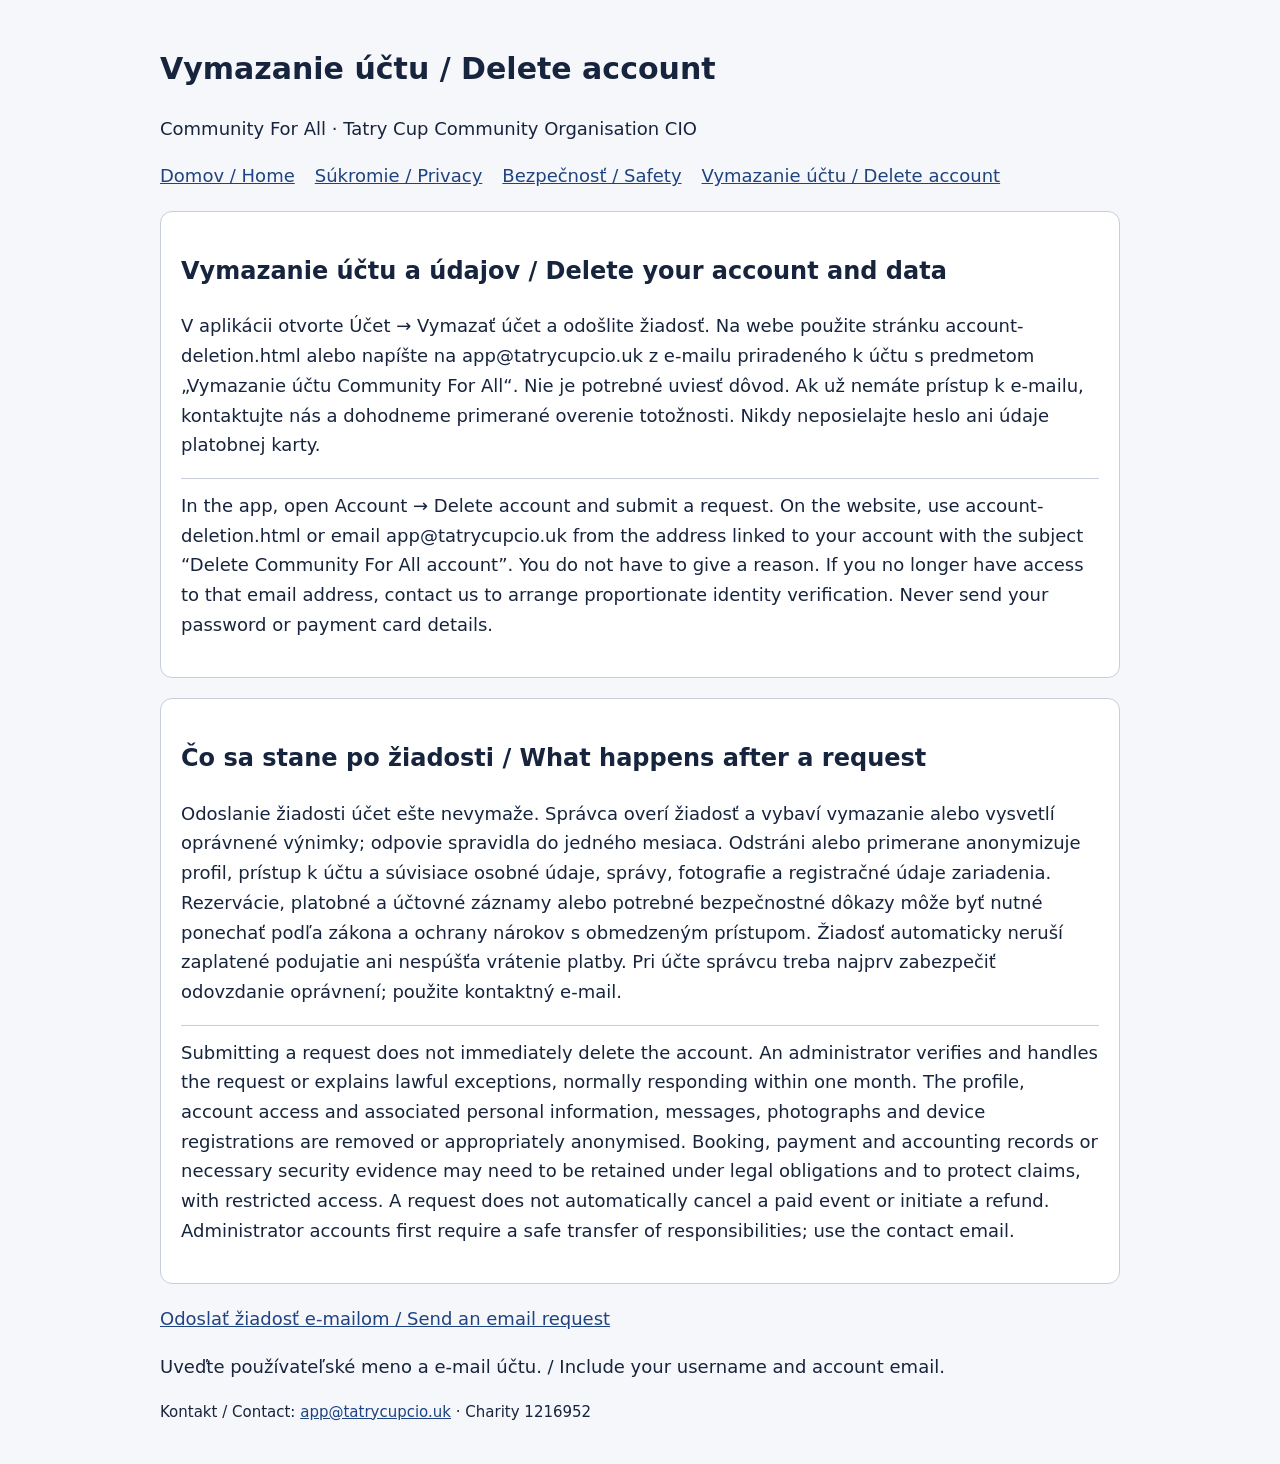
<file: account-deletion.html>
<!doctype html><html lang="sk"><head><meta charset="utf-8"><meta name="viewport" content="width=device-width,initial-scale=1"><title>Vymazanie účtu / Delete account – Community For All</title><style>body{margin:0;background:#f6f7fb;color:#17243d;font:18px/1.65 system-ui,sans-serif}main{max-width:960px;margin:auto;padding:24px}h1{font-size:30px}h2{font-size:24px;color:#17243d}article{background:white;border:1px solid #c7ceda;border-radius:12px;padding:20px;margin:20px 0}a{color:#1e4382}nav{display:flex;gap:20px;flex-wrap:wrap}.en{border-top:1px solid #c7ceda;padding-top:12px}footer{font-size:15px}a:focus{outline:3px solid #ea8c23}</style></head><body><main><h1>Vymazanie účtu / Delete account</h1><p>Community For All · Tatry Cup Community Organisation CIO</p><nav><a href="/">Domov / Home</a><a href="privacy.html">Súkromie / Privacy</a><a href="community-safety.html">Bezpečnosť / Safety</a><a href="account-deletion.html">Vymazanie účtu / Delete account</a></nav><article><h2>Vymazanie účtu a údajov / Delete your account and data</h2><p>V aplikácii otvorte Účet → Vymazať účet a odošlite žiadosť. Na webe použite stránku account-deletion.html alebo napíšte na app@tatrycupcio.uk z e-mailu priradeného k účtu s predmetom „Vymazanie účtu Community For All“. Nie je potrebné uviesť dôvod. Ak už nemáte prístup k e-mailu, kontaktujte nás a dohodneme primerané overenie totožnosti. Nikdy neposielajte heslo ani údaje platobnej karty.</p><p lang="en" class="en">In the app, open Account → Delete account and submit a request. On the website, use account-deletion.html or email app@tatrycupcio.uk from the address linked to your account with the subject “Delete Community For All account”. You do not have to give a reason. If you no longer have access to that email address, contact us to arrange proportionate identity verification. Never send your password or payment card details.</p></article><article><h2>Čo sa stane po žiadosti / What happens after a request</h2><p>Odoslanie žiadosti účet ešte nevymaže. Správca overí žiadosť a vybaví vymazanie alebo vysvetlí oprávnené výnimky; odpovie spravidla do jedného mesiaca. Odstráni alebo primerane anonymizuje profil, prístup k účtu a súvisiace osobné údaje, správy, fotografie a registračné údaje zariadenia. Rezervácie, platobné a účtovné záznamy alebo potrebné bezpečnostné dôkazy môže byť nutné ponechať podľa zákona a ochrany nárokov s obmedzeným prístupom. Žiadosť automaticky neruší zaplatené podujatie ani nespúšťa vrátenie platby. Pri účte správcu treba najprv zabezpečiť odovzdanie oprávnení; použite kontaktný e-mail.</p><p lang="en" class="en">Submitting a request does not immediately delete the account. An administrator verifies and handles the request or explains lawful exceptions, normally responding within one month. The profile, account access and associated personal information, messages, photographs and device registrations are removed or appropriately anonymised. Booking, payment and accounting records or necessary security evidence may need to be retained under legal obligations and to protect claims, with restricted access. A request does not automatically cancel a paid event or initiate a refund. Administrator accounts first require a safe transfer of responsibilities; use the contact email.</p></article><p><a href="mailto:app@tatrycupcio.uk?subject=Delete%20Community%20For%20All%20account">Odoslať žiadosť e-mailom / Send an email request</a></p><p>Uveďte používateľské meno a e-mail účtu. / Include your username and account email.</p><footer><p>Kontakt / Contact: <a href="mailto:app@tatrycupcio.uk">app@tatrycupcio.uk</a> · Charity 1216952</p></footer></main></body></html>
</file>
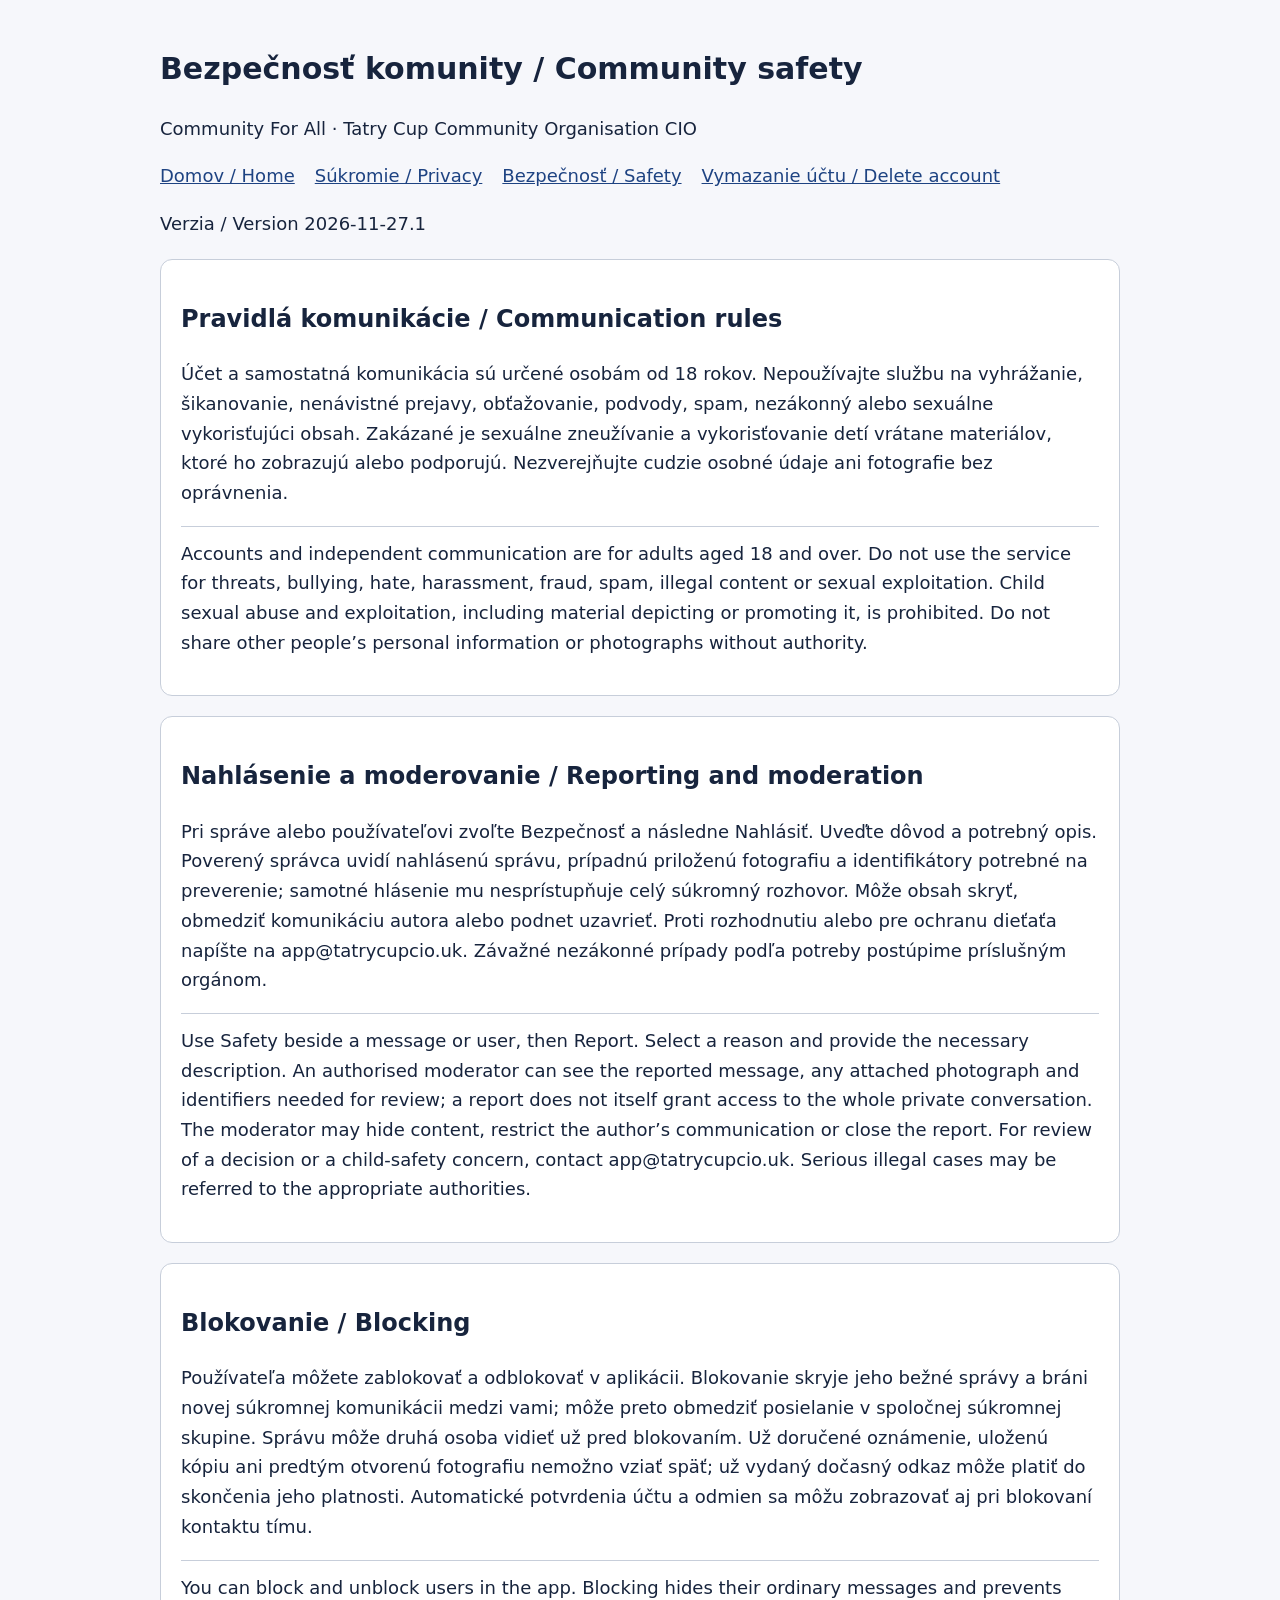
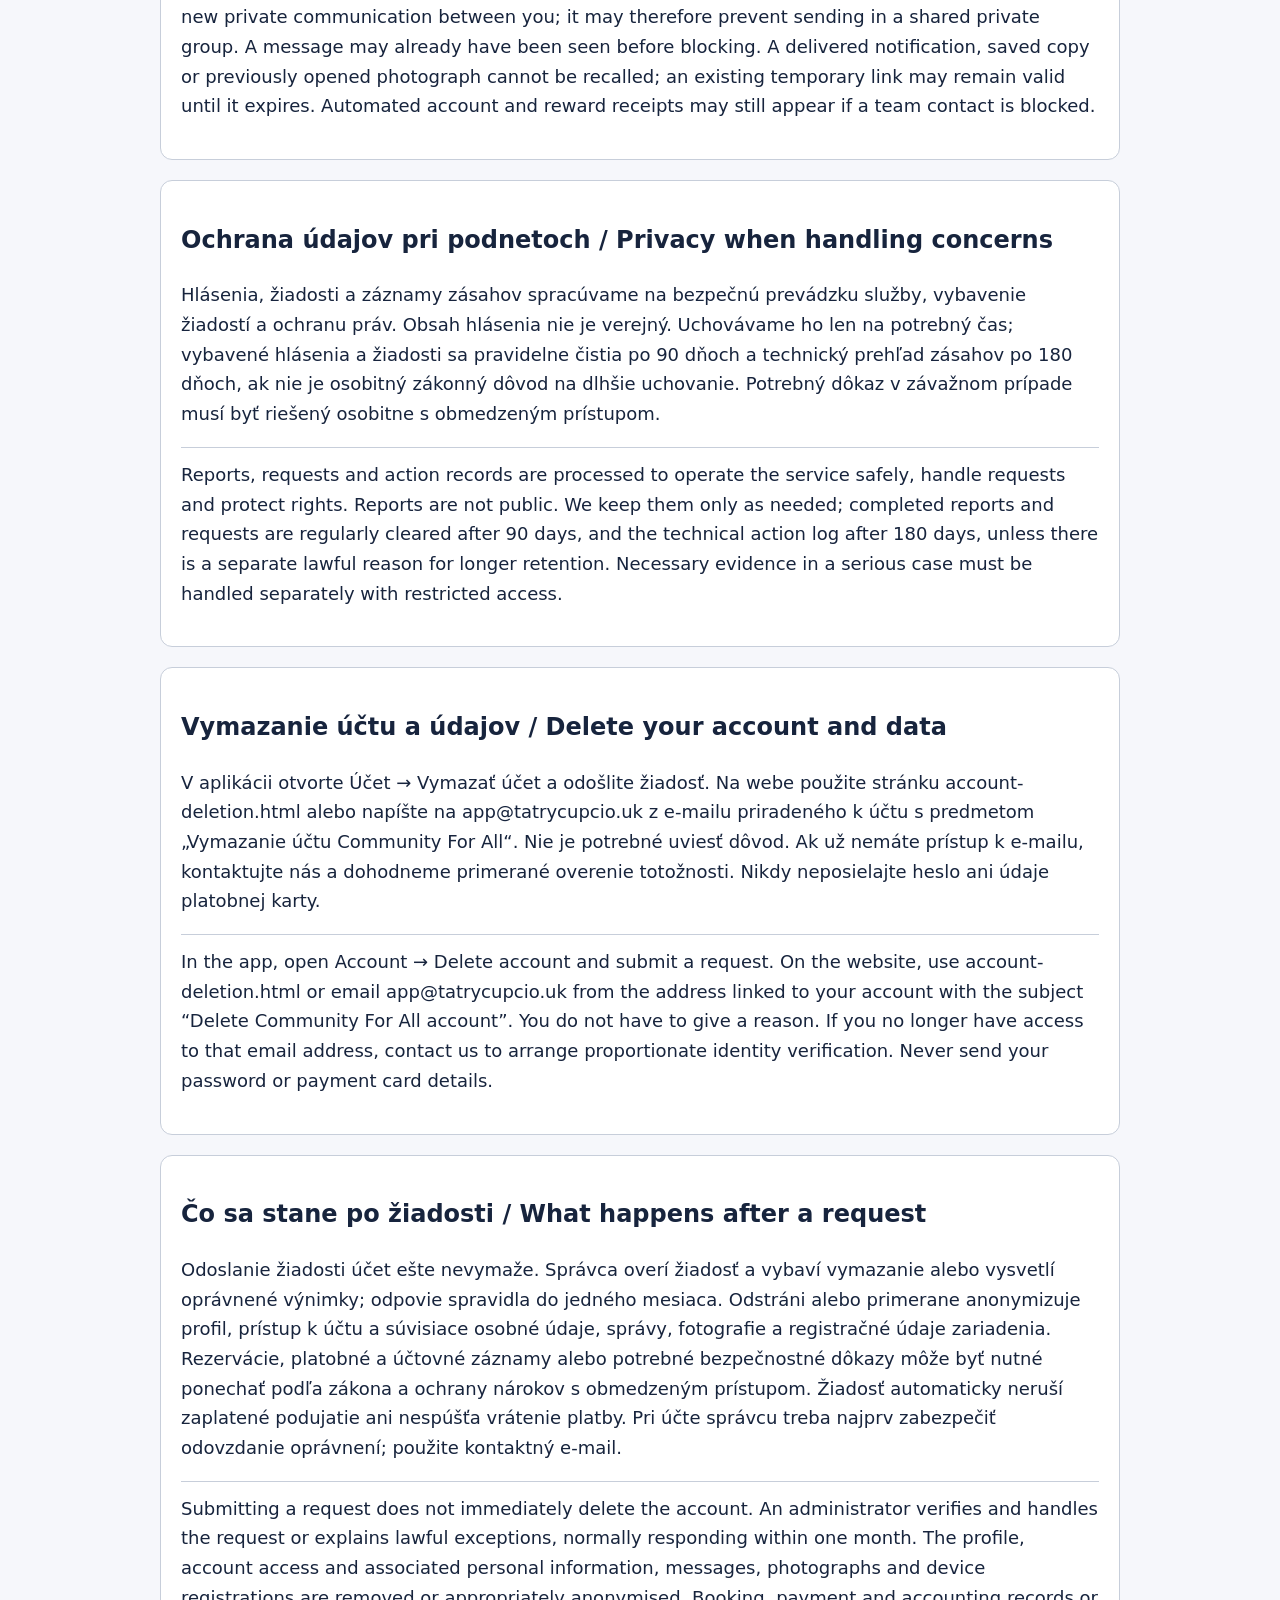
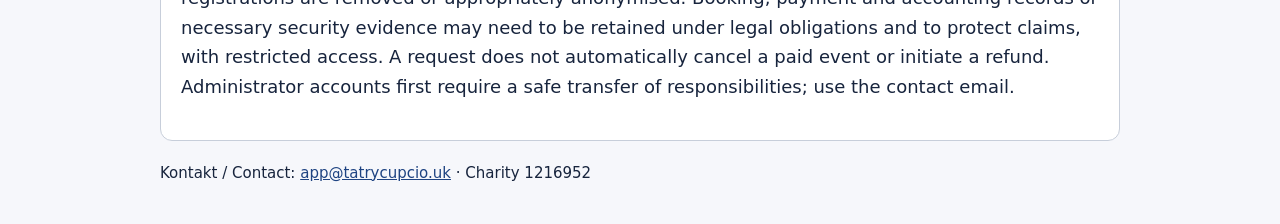
<file: community-safety.html>
<!doctype html><html lang="sk"><head><meta charset="utf-8"><meta name="viewport" content="width=device-width,initial-scale=1"><title>Bezpečnosť komunity / Community safety – Community For All</title><style>body{margin:0;background:#f6f7fb;color:#17243d;font:18px/1.65 system-ui,sans-serif}main{max-width:960px;margin:auto;padding:24px}h1{font-size:30px}h2{font-size:24px;color:#17243d}article{background:white;border:1px solid #c7ceda;border-radius:12px;padding:20px;margin:20px 0}a{color:#1e4382}nav{display:flex;gap:20px;flex-wrap:wrap}.en{border-top:1px solid #c7ceda;padding-top:12px}footer{font-size:15px}a:focus{outline:3px solid #ea8c23}</style></head><body><main><h1>Bezpečnosť komunity / Community safety</h1><p>Community For All · Tatry Cup Community Organisation CIO</p><nav><a href="/">Domov / Home</a><a href="privacy.html">Súkromie / Privacy</a><a href="community-safety.html">Bezpečnosť / Safety</a><a href="account-deletion.html">Vymazanie účtu / Delete account</a></nav><p>Verzia / Version 2026-11-27.1</p><article><h2>Pravidlá komunikácie / Communication rules</h2><p>Účet a samostatná komunikácia sú určené osobám od 18 rokov. Nepoužívajte službu na vyhrážanie, šikanovanie, nenávistné prejavy, obťažovanie, podvody, spam, nezákonný alebo sexuálne vykorisťujúci obsah. Zakázané je sexuálne zneužívanie a vykorisťovanie detí vrátane materiálov, ktoré ho zobrazujú alebo podporujú. Nezverejňujte cudzie osobné údaje ani fotografie bez oprávnenia.</p><p lang="en" class="en">Accounts and independent communication are for adults aged 18 and over. Do not use the service for threats, bullying, hate, harassment, fraud, spam, illegal content or sexual exploitation. Child sexual abuse and exploitation, including material depicting or promoting it, is prohibited. Do not share other people’s personal information or photographs without authority.</p></article><article><h2>Nahlásenie a moderovanie / Reporting and moderation</h2><p>Pri správe alebo používateľovi zvoľte Bezpečnosť a následne Nahlásiť. Uveďte dôvod a potrebný opis. Poverený správca uvidí nahlásenú správu, prípadnú priloženú fotografiu a identifikátory potrebné na preverenie; samotné hlásenie mu nesprístupňuje celý súkromný rozhovor. Môže obsah skryť, obmedziť komunikáciu autora alebo podnet uzavrieť. Proti rozhodnutiu alebo pre ochranu dieťaťa napíšte na app@tatrycupcio.uk. Závažné nezákonné prípady podľa potreby postúpime príslušným orgánom.</p><p lang="en" class="en">Use Safety beside a message or user, then Report. Select a reason and provide the necessary description. An authorised moderator can see the reported message, any attached photograph and identifiers needed for review; a report does not itself grant access to the whole private conversation. The moderator may hide content, restrict the author’s communication or close the report. For review of a decision or a child-safety concern, contact app@tatrycupcio.uk. Serious illegal cases may be referred to the appropriate authorities.</p></article><article><h2>Blokovanie / Blocking</h2><p>Používateľa môžete zablokovať a odblokovať v aplikácii. Blokovanie skryje jeho bežné správy a bráni novej súkromnej komunikácii medzi vami; môže preto obmedziť posielanie v spoločnej súkromnej skupine. Správu môže druhá osoba vidieť už pred blokovaním. Už doručené oznámenie, uloženú kópiu ani predtým otvorenú fotografiu nemožno vziať späť; už vydaný dočasný odkaz môže platiť do skončenia jeho platnosti. Automatické potvrdenia účtu a odmien sa môžu zobrazovať aj pri blokovaní kontaktu tímu.</p><p lang="en" class="en">You can block and unblock users in the app. Blocking hides their ordinary messages and prevents new private communication between you; it may therefore prevent sending in a shared private group. A message may already have been seen before blocking. A delivered notification, saved copy or previously opened photograph cannot be recalled; an existing temporary link may remain valid until it expires. Automated account and reward receipts may still appear if a team contact is blocked.</p></article><article><h2>Ochrana údajov pri podnetoch / Privacy when handling concerns</h2><p>Hlásenia, žiadosti a záznamy zásahov spracúvame na bezpečnú prevádzku služby, vybavenie žiadostí a ochranu práv. Obsah hlásenia nie je verejný. Uchovávame ho len na potrebný čas; vybavené hlásenia a žiadosti sa pravidelne čistia po 90 dňoch a technický prehľad zásahov po 180 dňoch, ak nie je osobitný zákonný dôvod na dlhšie uchovanie. Potrebný dôkaz v závažnom prípade musí byť riešený osobitne s obmedzeným prístupom.</p><p lang="en" class="en">Reports, requests and action records are processed to operate the service safely, handle requests and protect rights. Reports are not public. We keep them only as needed; completed reports and requests are regularly cleared after 90 days, and the technical action log after 180 days, unless there is a separate lawful reason for longer retention. Necessary evidence in a serious case must be handled separately with restricted access.</p></article><article><h2>Vymazanie účtu a údajov / Delete your account and data</h2><p>V aplikácii otvorte Účet → Vymazať účet a odošlite žiadosť. Na webe použite stránku account-deletion.html alebo napíšte na app@tatrycupcio.uk z e-mailu priradeného k účtu s predmetom „Vymazanie účtu Community For All“. Nie je potrebné uviesť dôvod. Ak už nemáte prístup k e-mailu, kontaktujte nás a dohodneme primerané overenie totožnosti. Nikdy neposielajte heslo ani údaje platobnej karty.</p><p lang="en" class="en">In the app, open Account → Delete account and submit a request. On the website, use account-deletion.html or email app@tatrycupcio.uk from the address linked to your account with the subject “Delete Community For All account”. You do not have to give a reason. If you no longer have access to that email address, contact us to arrange proportionate identity verification. Never send your password or payment card details.</p></article><article><h2>Čo sa stane po žiadosti / What happens after a request</h2><p>Odoslanie žiadosti účet ešte nevymaže. Správca overí žiadosť a vybaví vymazanie alebo vysvetlí oprávnené výnimky; odpovie spravidla do jedného mesiaca. Odstráni alebo primerane anonymizuje profil, prístup k účtu a súvisiace osobné údaje, správy, fotografie a registračné údaje zariadenia. Rezervácie, platobné a účtovné záznamy alebo potrebné bezpečnostné dôkazy môže byť nutné ponechať podľa zákona a ochrany nárokov s obmedzeným prístupom. Žiadosť automaticky neruší zaplatené podujatie ani nespúšťa vrátenie platby. Pri účte správcu treba najprv zabezpečiť odovzdanie oprávnení; použite kontaktný e-mail.</p><p lang="en" class="en">Submitting a request does not immediately delete the account. An administrator verifies and handles the request or explains lawful exceptions, normally responding within one month. The profile, account access and associated personal information, messages, photographs and device registrations are removed or appropriately anonymised. Booking, payment and accounting records or necessary security evidence may need to be retained under legal obligations and to protect claims, with restricted access. A request does not automatically cancel a paid event or initiate a refund. Administrator accounts first require a safe transfer of responsibilities; use the contact email.</p></article><footer><p>Kontakt / Contact: <a href="mailto:app@tatrycupcio.uk">app@tatrycupcio.uk</a> · Charity 1216952</p></footer></main></body></html>
</file>
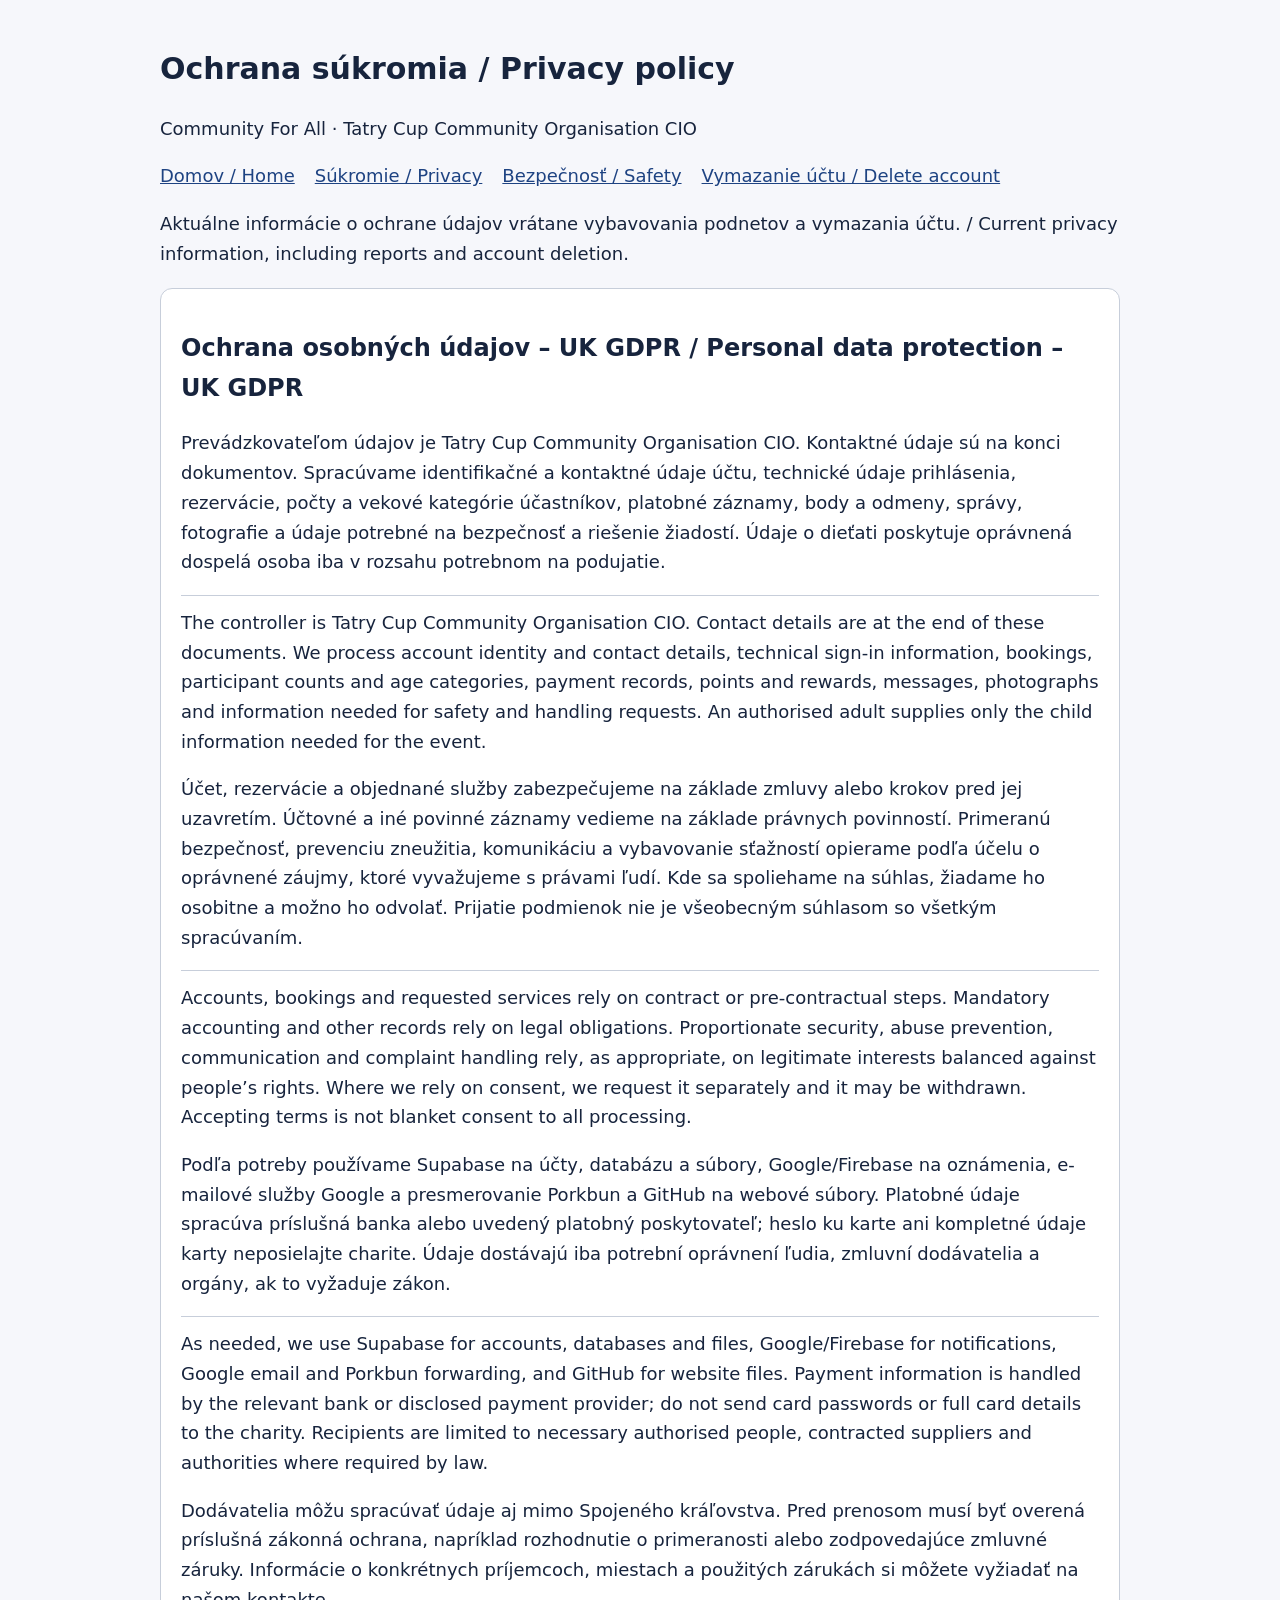
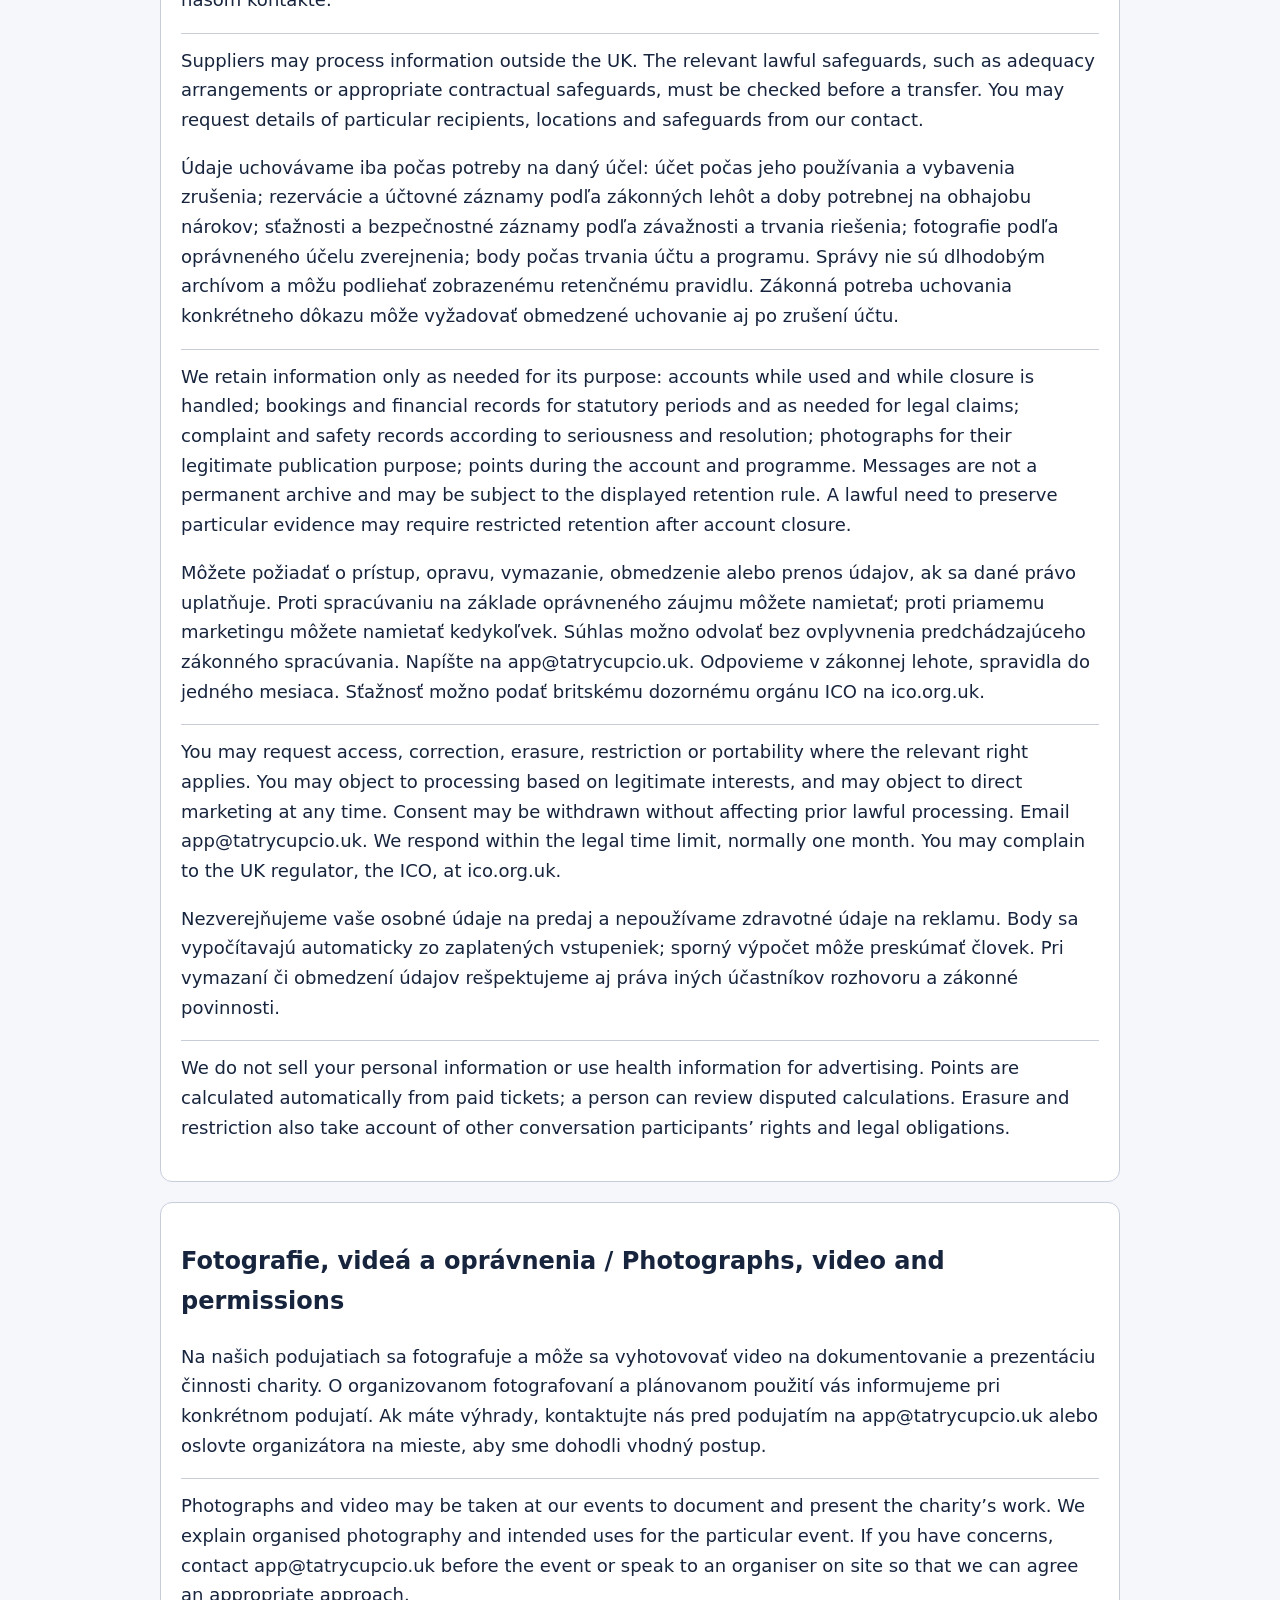
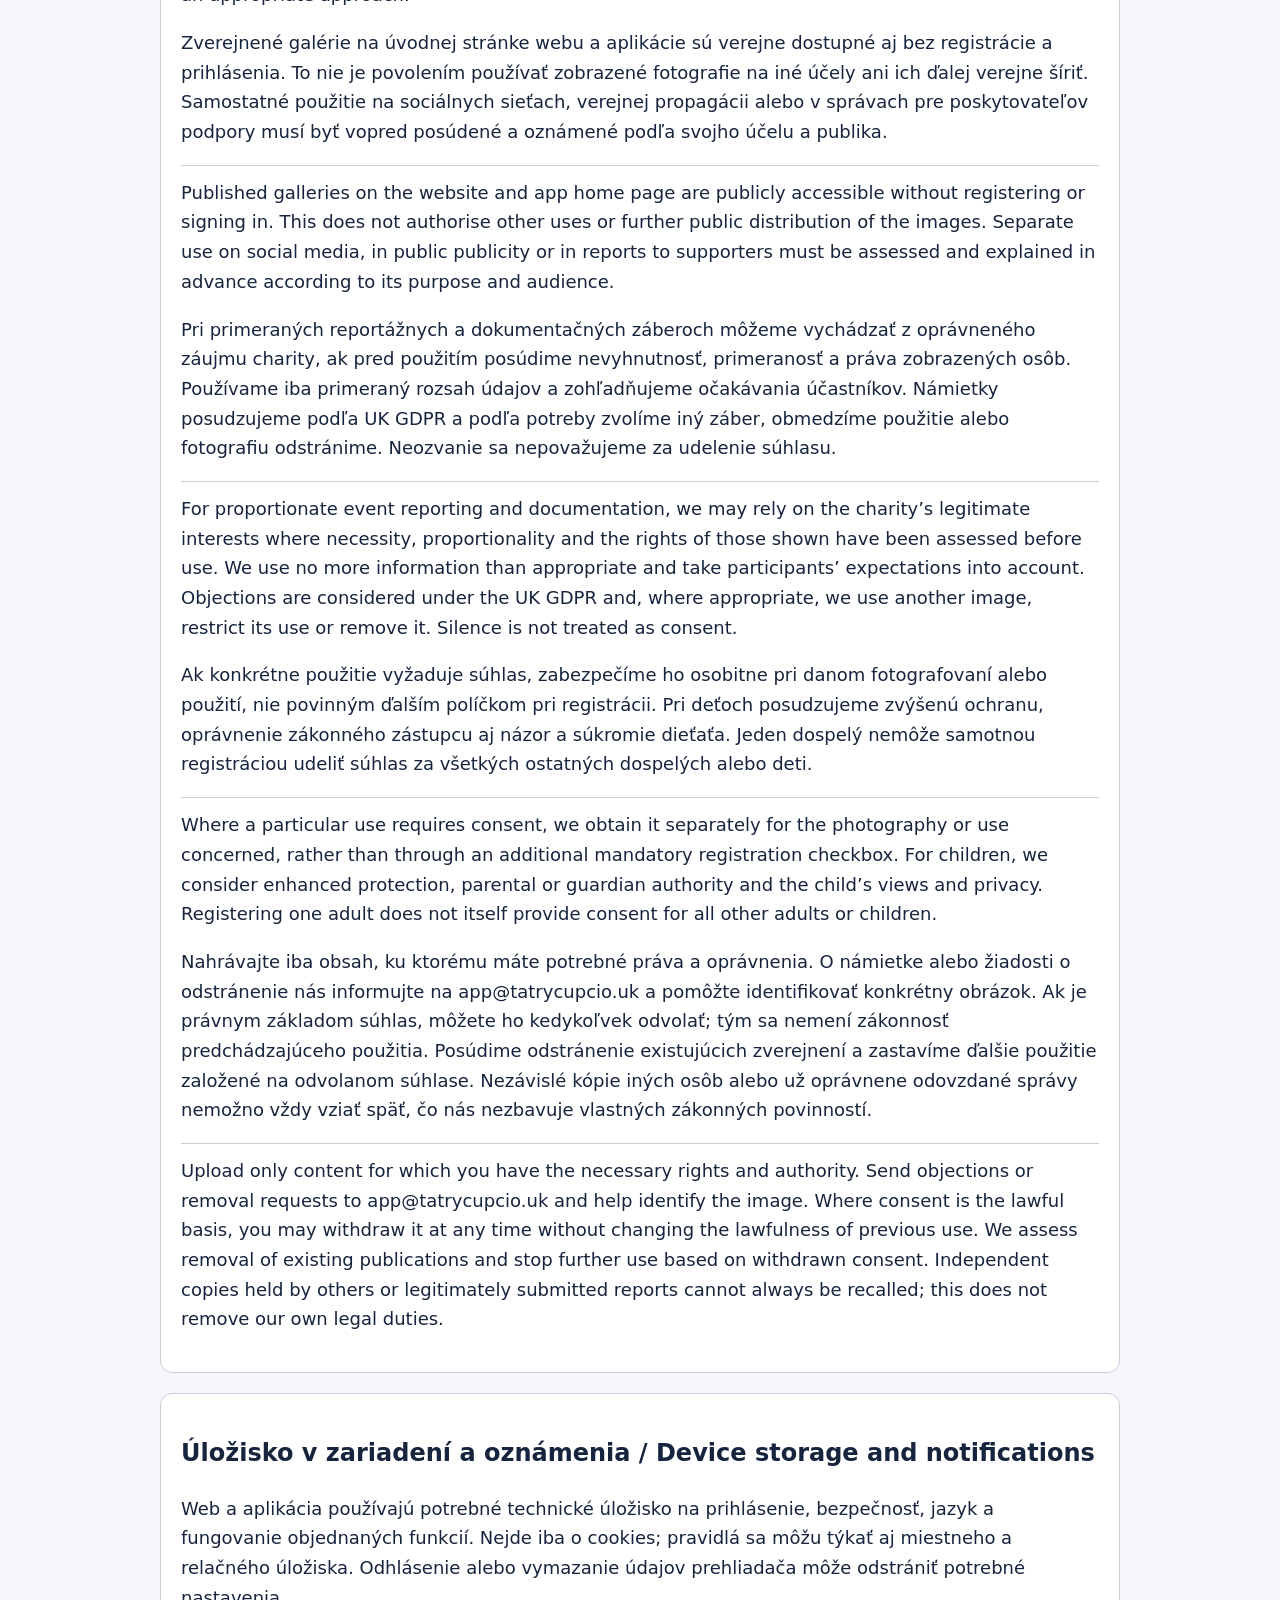
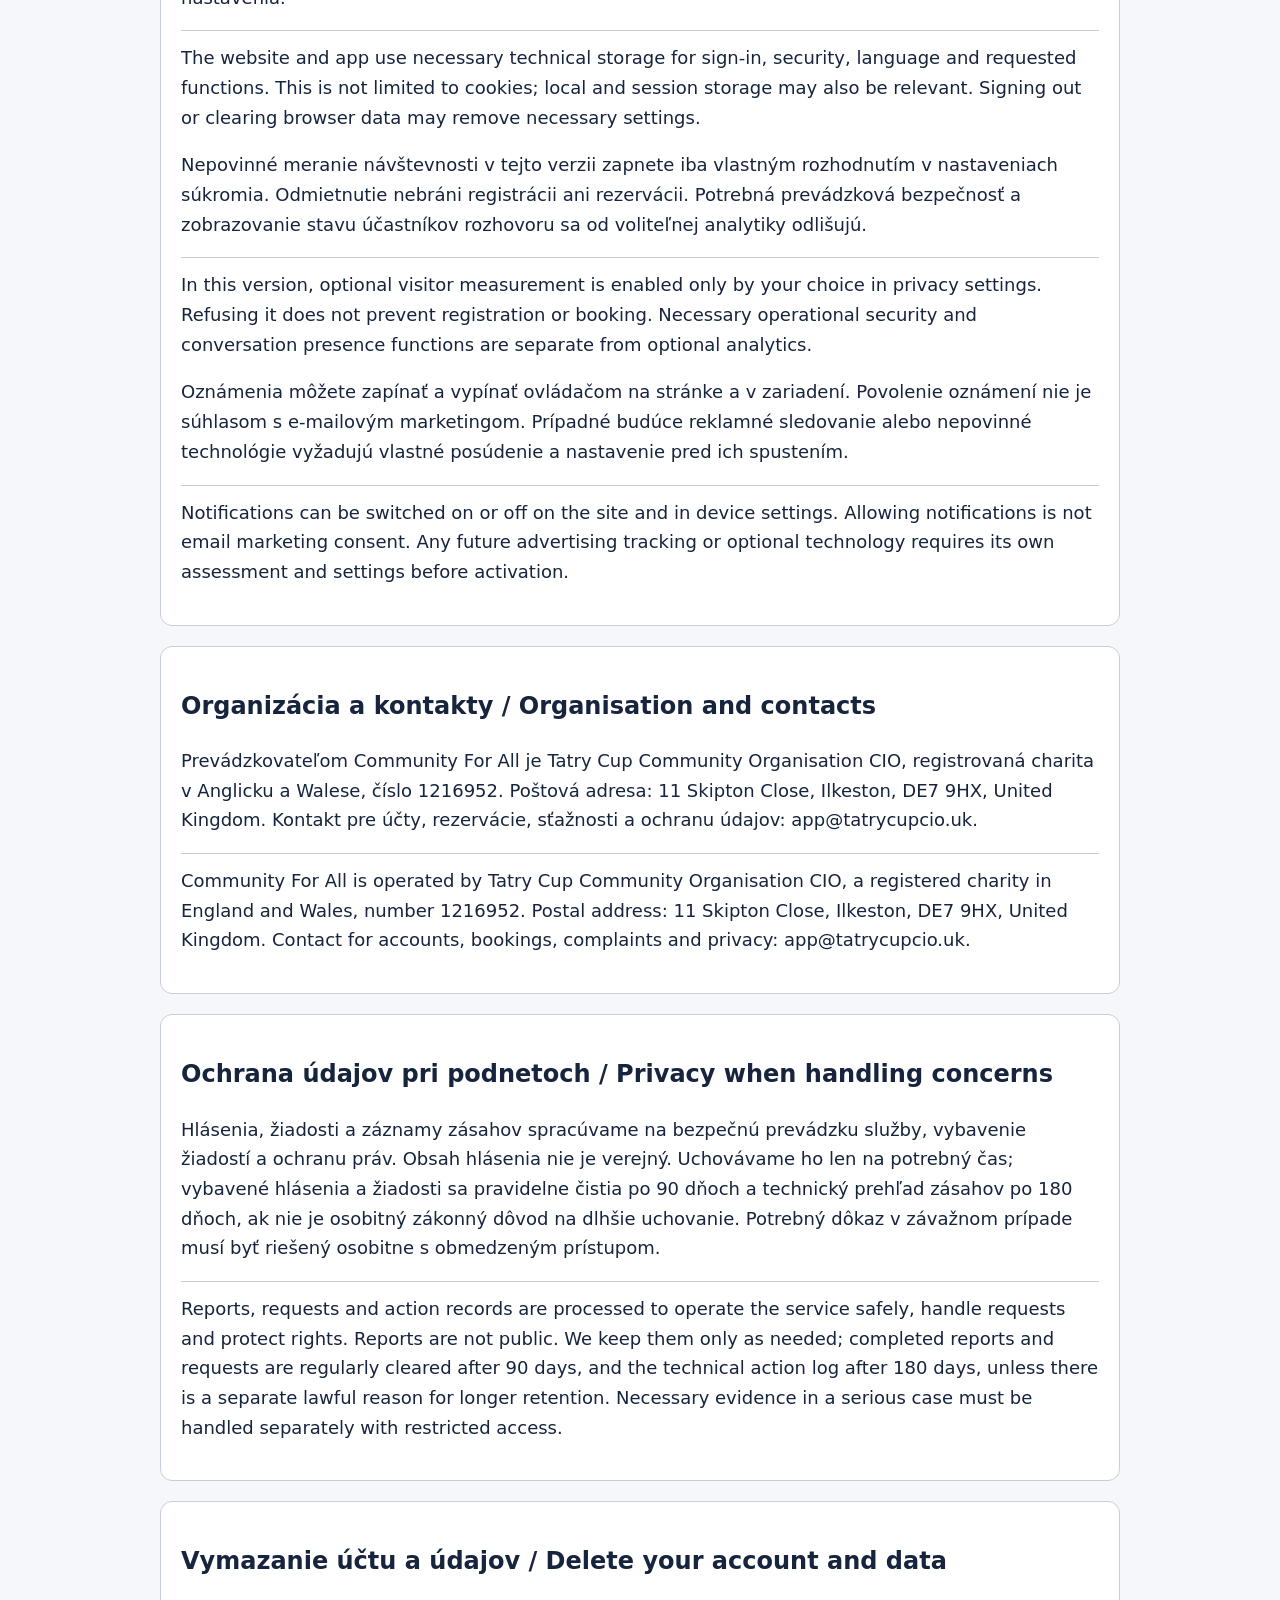
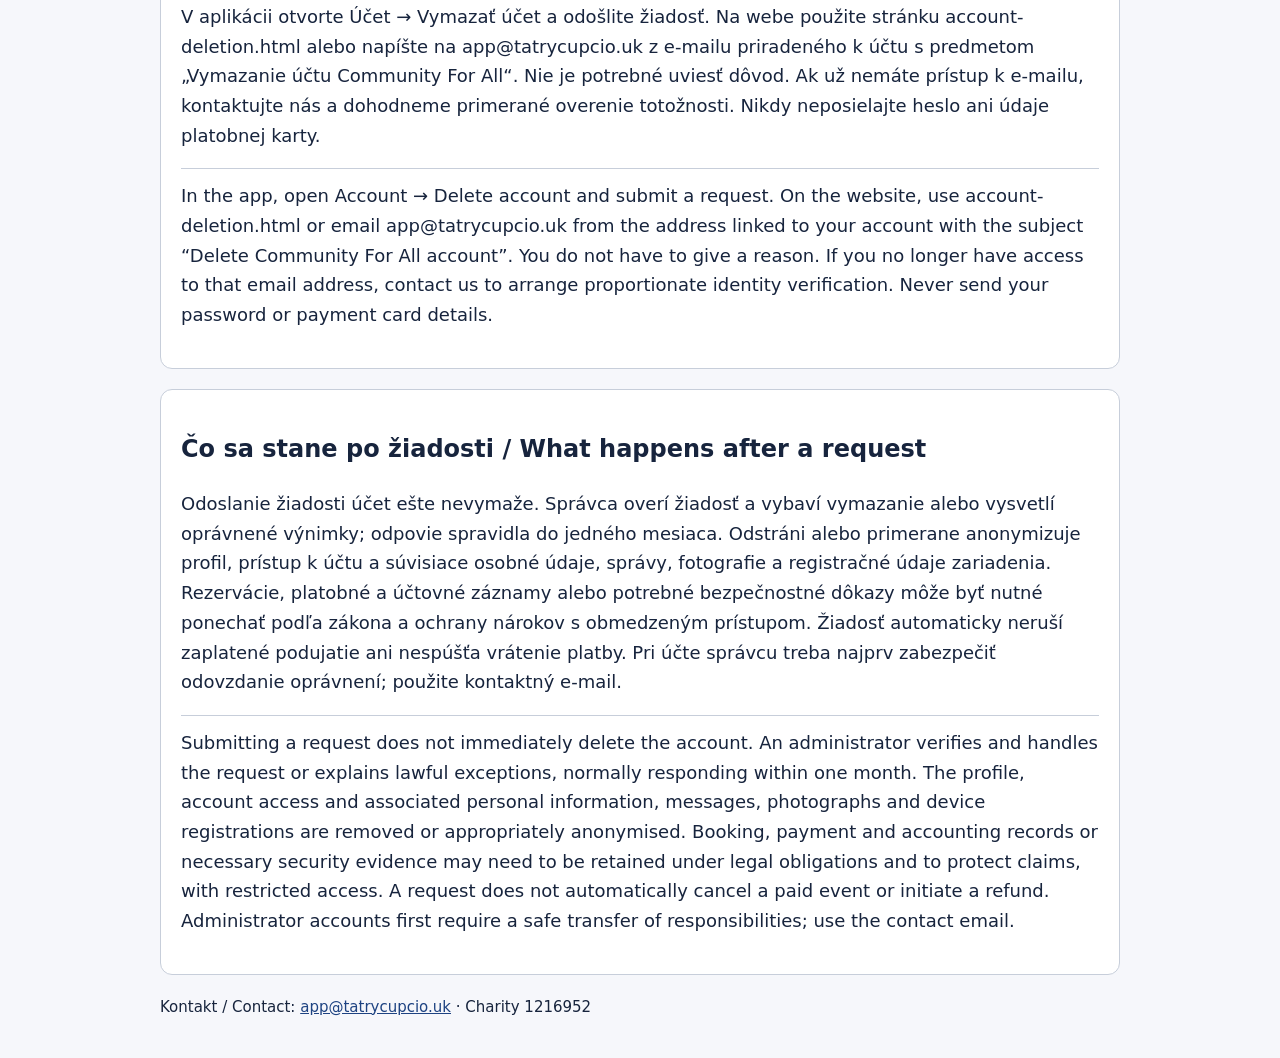
<file: privacy.html>
<!doctype html><html lang="sk"><head><meta charset="utf-8"><meta name="viewport" content="width=device-width,initial-scale=1"><title>Ochrana súkromia / Privacy policy – Community For All</title><style>body{margin:0;background:#f6f7fb;color:#17243d;font:18px/1.65 system-ui,sans-serif}main{max-width:960px;margin:auto;padding:24px}h1{font-size:30px}h2{font-size:24px;color:#17243d}article{background:white;border:1px solid #c7ceda;border-radius:12px;padding:20px;margin:20px 0}a{color:#1e4382}nav{display:flex;gap:20px;flex-wrap:wrap}.en{border-top:1px solid #c7ceda;padding-top:12px}footer{font-size:15px}a:focus{outline:3px solid #ea8c23}</style></head><body><main><h1>Ochrana súkromia / Privacy policy</h1><p>Community For All · Tatry Cup Community Organisation CIO</p><nav><a href="/">Domov / Home</a><a href="privacy.html">Súkromie / Privacy</a><a href="community-safety.html">Bezpečnosť / Safety</a><a href="account-deletion.html">Vymazanie účtu / Delete account</a></nav><p>Aktuálne informácie o ochrane údajov vrátane vybavovania podnetov a vymazania účtu. / Current privacy information, including reports and account deletion.</p><article><h2>Ochrana osobných údajov – UK GDPR / Personal data protection – UK GDPR</h2><p>Prevádzkovateľom údajov je Tatry Cup Community Organisation CIO. Kontaktné údaje sú na konci dokumentov. Spracúvame identifikačné a kontaktné údaje účtu, technické údaje prihlásenia, rezervácie, počty a vekové kategórie účastníkov, platobné záznamy, body a odmeny, správy, fotografie a údaje potrebné na bezpečnosť a riešenie žiadostí. Údaje o dieťati poskytuje oprávnená dospelá osoba iba v rozsahu potrebnom na podujatie.</p><p lang="en" class="en">The controller is Tatry Cup Community Organisation CIO. Contact details are at the end of these documents. We process account identity and contact details, technical sign-in information, bookings, participant counts and age categories, payment records, points and rewards, messages, photographs and information needed for safety and handling requests. An authorised adult supplies only the child information needed for the event.</p><p>Účet, rezervácie a objednané služby zabezpečujeme na základe zmluvy alebo krokov pred jej uzavretím. Účtovné a iné povinné záznamy vedieme na základe právnych povinností. Primeranú bezpečnosť, prevenciu zneužitia, komunikáciu a vybavovanie sťažností opierame podľa účelu o oprávnené záujmy, ktoré vyvažujeme s právami ľudí. Kde sa spoliehame na súhlas, žiadame ho osobitne a možno ho odvolať. Prijatie podmienok nie je všeobecným súhlasom so všetkým spracúvaním.</p><p lang="en" class="en">Accounts, bookings and requested services rely on contract or pre-contractual steps. Mandatory accounting and other records rely on legal obligations. Proportionate security, abuse prevention, communication and complaint handling rely, as appropriate, on legitimate interests balanced against people’s rights. Where we rely on consent, we request it separately and it may be withdrawn. Accepting terms is not blanket consent to all processing.</p><p>Podľa potreby používame Supabase na účty, databázu a súbory, Google/Firebase na oznámenia, e-mailové služby Google a presmerovanie Porkbun a GitHub na webové súbory. Platobné údaje spracúva príslušná banka alebo uvedený platobný poskytovateľ; heslo ku karte ani kompletné údaje karty neposielajte charite. Údaje dostávajú iba potrební oprávnení ľudia, zmluvní dodávatelia a orgány, ak to vyžaduje zákon.</p><p lang="en" class="en">As needed, we use Supabase for accounts, databases and files, Google/Firebase for notifications, Google email and Porkbun forwarding, and GitHub for website files. Payment information is handled by the relevant bank or disclosed payment provider; do not send card passwords or full card details to the charity. Recipients are limited to necessary authorised people, contracted suppliers and authorities where required by law.</p><p>Dodávatelia môžu spracúvať údaje aj mimo Spojeného kráľovstva. Pred prenosom musí byť overená príslušná zákonná ochrana, napríklad rozhodnutie o primeranosti alebo zodpovedajúce zmluvné záruky. Informácie o konkrétnych príjemcoch, miestach a použitých zárukách si môžete vyžiadať na našom kontakte.</p><p lang="en" class="en">Suppliers may process information outside the UK. The relevant lawful safeguards, such as adequacy arrangements or appropriate contractual safeguards, must be checked before a transfer. You may request details of particular recipients, locations and safeguards from our contact.</p><p>Údaje uchovávame iba počas potreby na daný účel: účet počas jeho používania a vybavenia zrušenia; rezervácie a účtovné záznamy podľa zákonných lehôt a doby potrebnej na obhajobu nárokov; sťažnosti a bezpečnostné záznamy podľa závažnosti a trvania riešenia; fotografie podľa oprávneného účelu zverejnenia; body počas trvania účtu a programu. Správy nie sú dlhodobým archívom a môžu podliehať zobrazenému retenčnému pravidlu. Zákonná potreba uchovania konkrétneho dôkazu môže vyžadovať obmedzené uchovanie aj po zrušení účtu.</p><p lang="en" class="en">We retain information only as needed for its purpose: accounts while used and while closure is handled; bookings and financial records for statutory periods and as needed for legal claims; complaint and safety records according to seriousness and resolution; photographs for their legitimate publication purpose; points during the account and programme. Messages are not a permanent archive and may be subject to the displayed retention rule. A lawful need to preserve particular evidence may require restricted retention after account closure.</p><p>Môžete požiadať o prístup, opravu, vymazanie, obmedzenie alebo prenos údajov, ak sa dané právo uplatňuje. Proti spracúvaniu na základe oprávneného záujmu môžete namietať; proti priamemu marketingu môžete namietať kedykoľvek. Súhlas možno odvolať bez ovplyvnenia predchádzajúceho zákonného spracúvania. Napíšte na app@tatrycupcio.uk. Odpovieme v zákonnej lehote, spravidla do jedného mesiaca. Sťažnosť možno podať britskému dozornému orgánu ICO na ico.org.uk.</p><p lang="en" class="en">You may request access, correction, erasure, restriction or portability where the relevant right applies. You may object to processing based on legitimate interests, and may object to direct marketing at any time. Consent may be withdrawn without affecting prior lawful processing. Email app@tatrycupcio.uk. We respond within the legal time limit, normally one month. You may complain to the UK regulator, the ICO, at ico.org.uk.</p><p>Nezverejňujeme vaše osobné údaje na predaj a nepoužívame zdravotné údaje na reklamu. Body sa vypočítavajú automaticky zo zaplatených vstupeniek; sporný výpočet môže preskúmať človek. Pri vymazaní či obmedzení údajov rešpektujeme aj práva iných účastníkov rozhovoru a zákonné povinnosti.</p><p lang="en" class="en">We do not sell your personal information or use health information for advertising. Points are calculated automatically from paid tickets; a person can review disputed calculations. Erasure and restriction also take account of other conversation participants’ rights and legal obligations.</p></article><article><h2>Fotografie, videá a oprávnenia / Photographs, video and permissions</h2><p>Na našich podujatiach sa fotografuje a môže sa vyhotovovať video na dokumentovanie a prezentáciu činnosti charity. O organizovanom fotografovaní a plánovanom použití vás informujeme pri konkrétnom podujatí. Ak máte výhrady, kontaktujte nás pred podujatím na app@tatrycupcio.uk alebo oslovte organizátora na mieste, aby sme dohodli vhodný postup.</p><p lang="en" class="en">Photographs and video may be taken at our events to document and present the charity’s work. We explain organised photography and intended uses for the particular event. If you have concerns, contact app@tatrycupcio.uk before the event or speak to an organiser on site so that we can agree an appropriate approach.</p><p>Zverejnené galérie na úvodnej stránke webu a aplikácie sú verejne dostupné aj bez registrácie a prihlásenia. To nie je povolením používať zobrazené fotografie na iné účely ani ich ďalej verejne šíriť. Samostatné použitie na sociálnych sieťach, verejnej propagácii alebo v správach pre poskytovateľov podpory musí byť vopred posúdené a oznámené podľa svojho účelu a publika.</p><p lang="en" class="en">Published galleries on the website and app home page are publicly accessible without registering or signing in. This does not authorise other uses or further public distribution of the images. Separate use on social media, in public publicity or in reports to supporters must be assessed and explained in advance according to its purpose and audience.</p><p>Pri primeraných reportážnych a dokumentačných záberoch môžeme vychádzať z oprávneného záujmu charity, ak pred použitím posúdime nevyhnutnosť, primeranosť a práva zobrazených osôb. Používame iba primeraný rozsah údajov a zohľadňujeme očakávania účastníkov. Námietky posudzujeme podľa UK GDPR a podľa potreby zvolíme iný záber, obmedzíme použitie alebo fotografiu odstránime. Neozvanie sa nepovažujeme za udelenie súhlasu.</p><p lang="en" class="en">For proportionate event reporting and documentation, we may rely on the charity’s legitimate interests where necessity, proportionality and the rights of those shown have been assessed before use. We use no more information than appropriate and take participants’ expectations into account. Objections are considered under the UK GDPR and, where appropriate, we use another image, restrict its use or remove it. Silence is not treated as consent.</p><p>Ak konkrétne použitie vyžaduje súhlas, zabezpečíme ho osobitne pri danom fotografovaní alebo použití, nie povinným ďalším políčkom pri registrácii. Pri deťoch posudzujeme zvýšenú ochranu, oprávnenie zákonného zástupcu aj názor a súkromie dieťaťa. Jeden dospelý nemôže samotnou registráciou udeliť súhlas za všetkých ostatných dospelých alebo deti.</p><p lang="en" class="en">Where a particular use requires consent, we obtain it separately for the photography or use concerned, rather than through an additional mandatory registration checkbox. For children, we consider enhanced protection, parental or guardian authority and the child’s views and privacy. Registering one adult does not itself provide consent for all other adults or children.</p><p>Nahrávajte iba obsah, ku ktorému máte potrebné práva a oprávnenia. O námietke alebo žiadosti o odstránenie nás informujte na app@tatrycupcio.uk a pomôžte identifikovať konkrétny obrázok. Ak je právnym základom súhlas, môžete ho kedykoľvek odvolať; tým sa nemení zákonnosť predchádzajúceho použitia. Posúdime odstránenie existujúcich zverejnení a zastavíme ďalšie použitie založené na odvolanom súhlase. Nezávislé kópie iných osôb alebo už oprávnene odovzdané správy nemožno vždy vziať späť, čo nás nezbavuje vlastných zákonných povinností.</p><p lang="en" class="en">Upload only content for which you have the necessary rights and authority. Send objections or removal requests to app@tatrycupcio.uk and help identify the image. Where consent is the lawful basis, you may withdraw it at any time without changing the lawfulness of previous use. We assess removal of existing publications and stop further use based on withdrawn consent. Independent copies held by others or legitimately submitted reports cannot always be recalled; this does not remove our own legal duties.</p></article><article><h2>Úložisko v zariadení a oznámenia / Device storage and notifications</h2><p>Web a aplikácia používajú potrebné technické úložisko na prihlásenie, bezpečnosť, jazyk a fungovanie objednaných funkcií. Nejde iba o cookies; pravidlá sa môžu týkať aj miestneho a relačného úložiska. Odhlásenie alebo vymazanie údajov prehliadača môže odstrániť potrebné nastavenia.</p><p lang="en" class="en">The website and app use necessary technical storage for sign-in, security, language and requested functions. This is not limited to cookies; local and session storage may also be relevant. Signing out or clearing browser data may remove necessary settings.</p><p>Nepovinné meranie návštevnosti v tejto verzii zapnete iba vlastným rozhodnutím v nastaveniach súkromia. Odmietnutie nebráni registrácii ani rezervácii. Potrebná prevádzková bezpečnosť a zobrazovanie stavu účastníkov rozhovoru sa od voliteľnej analytiky odlišujú.</p><p lang="en" class="en">In this version, optional visitor measurement is enabled only by your choice in privacy settings. Refusing it does not prevent registration or booking. Necessary operational security and conversation presence functions are separate from optional analytics.</p><p>Oznámenia môžete zapínať a vypínať ovládačom na stránke a v zariadení. Povolenie oznámení nie je súhlasom s e-mailovým marketingom. Prípadné budúce reklamné sledovanie alebo nepovinné technológie vyžadujú vlastné posúdenie a nastavenie pred ich spustením.</p><p lang="en" class="en">Notifications can be switched on or off on the site and in device settings. Allowing notifications is not email marketing consent. Any future advertising tracking or optional technology requires its own assessment and settings before activation.</p></article><article><h2>Organizácia a kontakty / Organisation and contacts</h2><p>Prevádzkovateľom Community For All je Tatry Cup Community Organisation CIO, registrovaná charita v Anglicku a Walese, číslo 1216952. Poštová adresa: 11 Skipton Close, Ilkeston, DE7 9HX, United Kingdom. Kontakt pre účty, rezervácie, sťažnosti a ochranu údajov: app@tatrycupcio.uk.</p><p lang="en" class="en">Community For All is operated by Tatry Cup Community Organisation CIO, a registered charity in England and Wales, number 1216952. Postal address: 11 Skipton Close, Ilkeston, DE7 9HX, United Kingdom. Contact for accounts, bookings, complaints and privacy: app@tatrycupcio.uk.</p></article><article><h2>Ochrana údajov pri podnetoch / Privacy when handling concerns</h2><p>Hlásenia, žiadosti a záznamy zásahov spracúvame na bezpečnú prevádzku služby, vybavenie žiadostí a ochranu práv. Obsah hlásenia nie je verejný. Uchovávame ho len na potrebný čas; vybavené hlásenia a žiadosti sa pravidelne čistia po 90 dňoch a technický prehľad zásahov po 180 dňoch, ak nie je osobitný zákonný dôvod na dlhšie uchovanie. Potrebný dôkaz v závažnom prípade musí byť riešený osobitne s obmedzeným prístupom.</p><p lang="en" class="en">Reports, requests and action records are processed to operate the service safely, handle requests and protect rights. Reports are not public. We keep them only as needed; completed reports and requests are regularly cleared after 90 days, and the technical action log after 180 days, unless there is a separate lawful reason for longer retention. Necessary evidence in a serious case must be handled separately with restricted access.</p></article><article><h2>Vymazanie účtu a údajov / Delete your account and data</h2><p>V aplikácii otvorte Účet → Vymazať účet a odošlite žiadosť. Na webe použite stránku account-deletion.html alebo napíšte na app@tatrycupcio.uk z e-mailu priradeného k účtu s predmetom „Vymazanie účtu Community For All“. Nie je potrebné uviesť dôvod. Ak už nemáte prístup k e-mailu, kontaktujte nás a dohodneme primerané overenie totožnosti. Nikdy neposielajte heslo ani údaje platobnej karty.</p><p lang="en" class="en">In the app, open Account → Delete account and submit a request. On the website, use account-deletion.html or email app@tatrycupcio.uk from the address linked to your account with the subject “Delete Community For All account”. You do not have to give a reason. If you no longer have access to that email address, contact us to arrange proportionate identity verification. Never send your password or payment card details.</p></article><article><h2>Čo sa stane po žiadosti / What happens after a request</h2><p>Odoslanie žiadosti účet ešte nevymaže. Správca overí žiadosť a vybaví vymazanie alebo vysvetlí oprávnené výnimky; odpovie spravidla do jedného mesiaca. Odstráni alebo primerane anonymizuje profil, prístup k účtu a súvisiace osobné údaje, správy, fotografie a registračné údaje zariadenia. Rezervácie, platobné a účtovné záznamy alebo potrebné bezpečnostné dôkazy môže byť nutné ponechať podľa zákona a ochrany nárokov s obmedzeným prístupom. Žiadosť automaticky neruší zaplatené podujatie ani nespúšťa vrátenie platby. Pri účte správcu treba najprv zabezpečiť odovzdanie oprávnení; použite kontaktný e-mail.</p><p lang="en" class="en">Submitting a request does not immediately delete the account. An administrator verifies and handles the request or explains lawful exceptions, normally responding within one month. The profile, account access and associated personal information, messages, photographs and device registrations are removed or appropriately anonymised. Booking, payment and accounting records or necessary security evidence may need to be retained under legal obligations and to protect claims, with restricted access. A request does not automatically cancel a paid event or initiate a refund. Administrator accounts first require a safe transfer of responsibilities; use the contact email.</p></article><footer><p>Kontakt / Contact: <a href="mailto:app@tatrycupcio.uk">app@tatrycupcio.uk</a> · Charity 1216952</p></footer></main></body></html>
</file>
